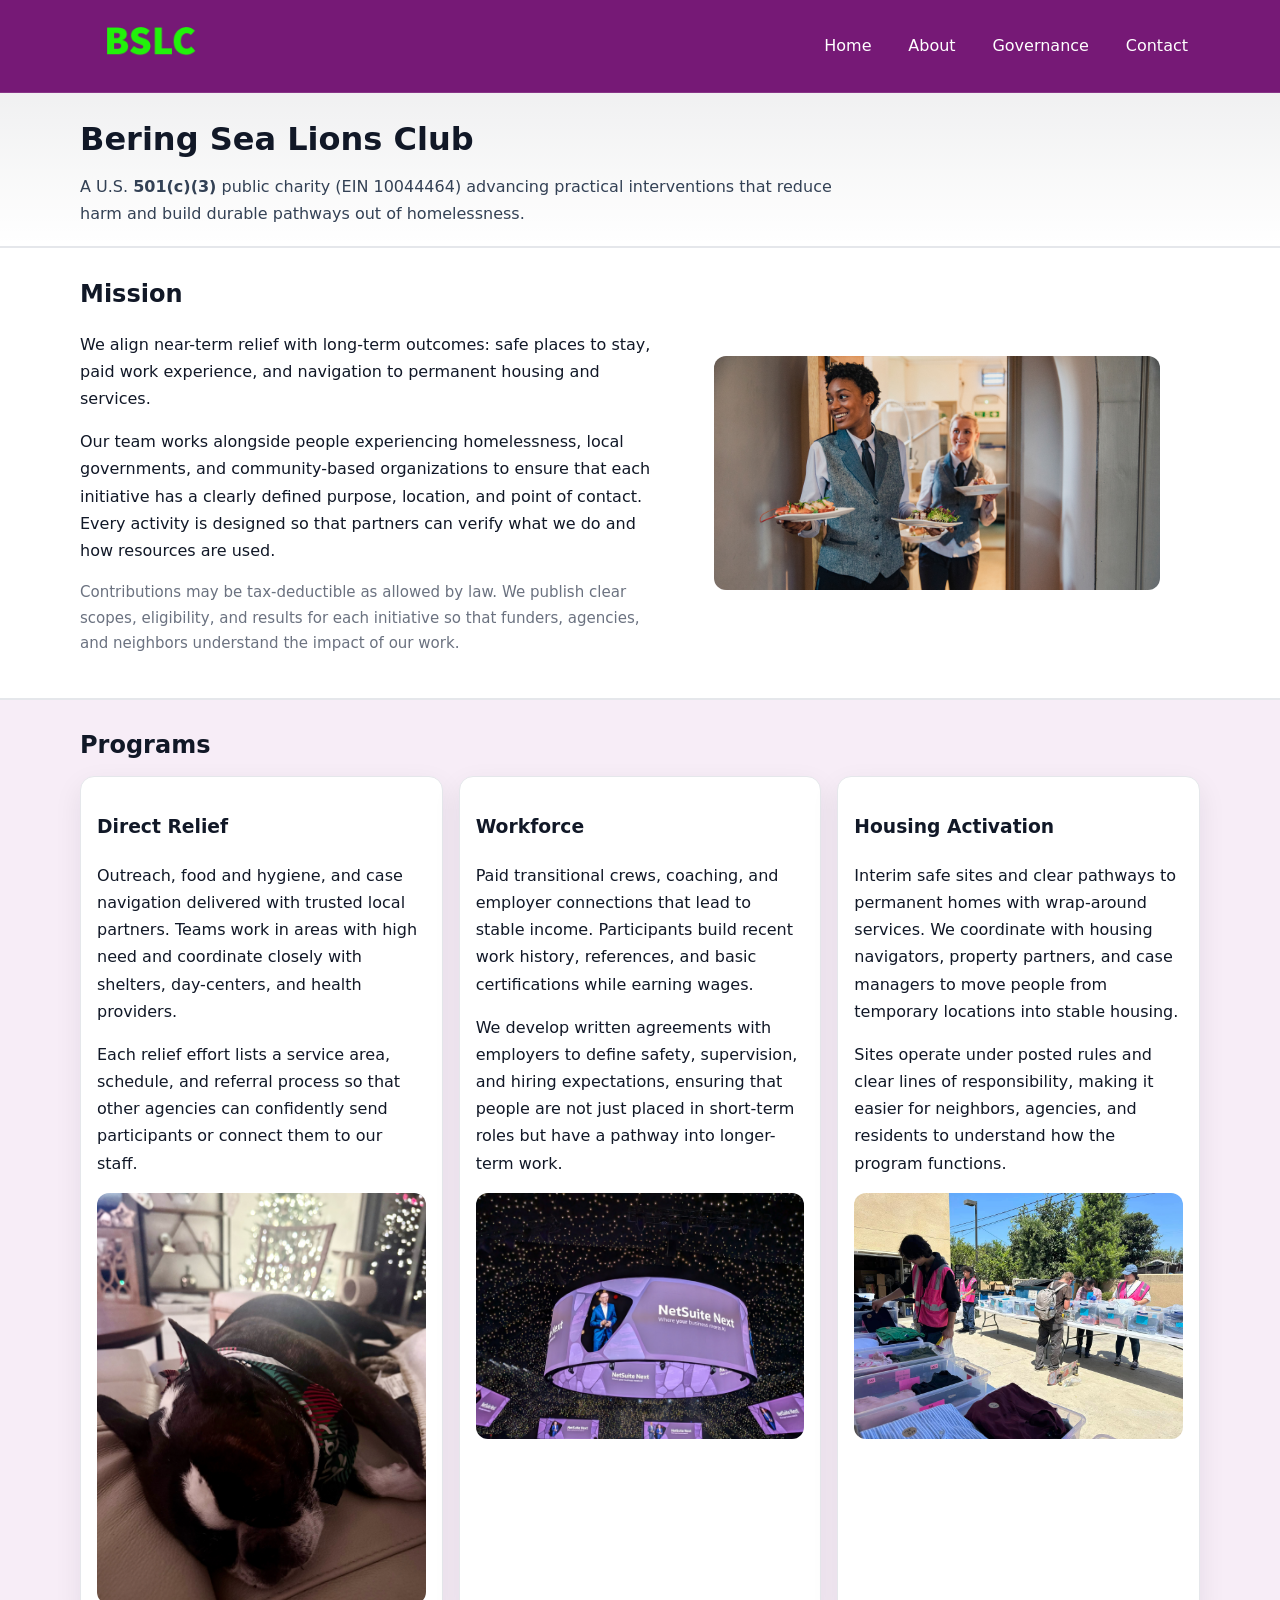
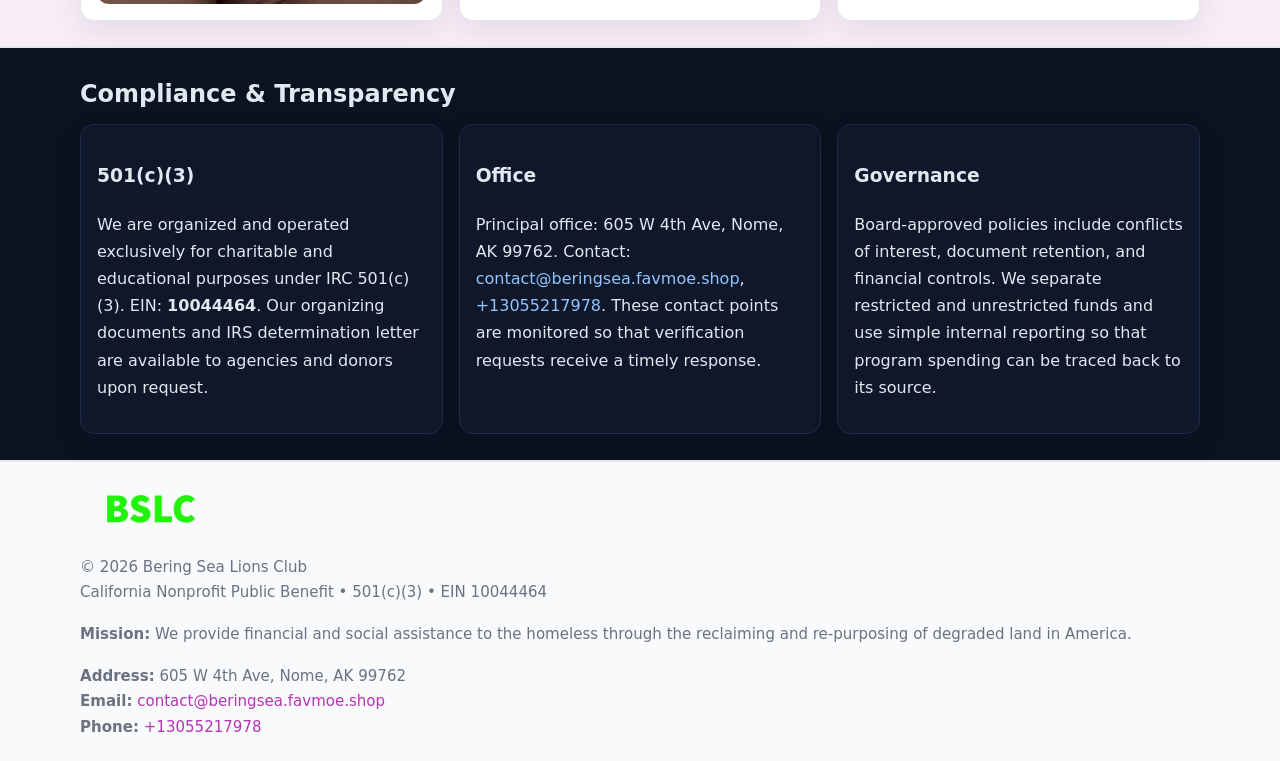
<file: index.html>
<!doctype html>
<html lang="en">
<head>
<meta charset="utf-8"/><meta name="viewport" content="width=device-width,initial-scale=1"/>
<title>Bering Sea Lions Club – Nonprofit • 2025</title>
<link rel="stylesheet" href="assets/styles.css"/><link rel="icon" href="images/logo.png">
<meta name="data-ein" content="10044464"><meta name="data-name" content="Bering Sea Lions Club">
<meta name="data-email" content="contact@beringsea.favmoe.shop"><meta name="data-phone" content="+13055217978">
<meta name="data-address605 W 4th Ave, Nome, AK 99762"><meta name="data-map" content="209+EAST+6TH+AVE+,+POB+1828,+209+EAST+6TH+AVE,+22+MILES+EAST+OF+NOME,+ALASKA,+AK+99762">
  <meta name="description" content="Our nonprofit strengthens the community with programs focused on community services, education, and direct relief.">
<meta name="facebook-domain-verification" content="29oilsdm1mj12do3126x0n4dlxr0tg" />
</head>
<body>
<div style="position:absolute;left:-9999px;top:-9999px;opacity:0" data-uniq="{{UNIQUE_BLOB}}">
  <span>Our nonprofit strengthens the community with programs focused on community services, education, and direct relief.</span><svg width="12" height="12" viewBox="0 0 12 12" xmlns="http://www.w3.org/2000/svg"><circle cx="6" cy="6" r="5" fill="#b45309"/></svg><img src="images/programs.jpg" width="1" height="1" alt="" loading="lazy"/>
</div>

<header>
  <div class="header-wrap">
    <a href="index.html"><img src="images/logo.png" alt="Bering Sea Lions Club logo" style="width:140px"></a>
    <nav><a class="active" href="index.html">Home</a><a href="about.html">About</a><a href="governance.html">Governance</a><a href="contact.html">Contact</a></nav>
  </div>
</header>

<div class="tagline">
  <div class="container">
    <h1>Bering Sea Lions Club</h1>
    <p class="c71ac848b23">
      A U.S. <strong>501(c)(3)</strong> public charity (EIN 10044464) advancing practical interventions that
      reduce harm and build durable pathways out of homelessness.
    </p>
  </div>
</div>

<main>
  <section class="band">
    <div class="container cc9d8950588">
      <div>
        <h2>Mission</h2>
        <p>We align near-term relief with long-term outcomes: safe places to stay, paid work experience, and navigation to permanent housing and services.</p>
        <p>Our team works alongside people experiencing homelessness, local governments, and community-based organizations to ensure that each initiative has a clearly defined purpose, location, and point of contact. Every activity is designed so that partners can verify what we do and how resources are used.</p>
        <p class="small">Contributions may be tax-deductible as allowed by law. We publish clear scopes, eligibility, and results for each initiative so that funders, agencies, and neighbors understand the impact of our work.</p>
      </div>
      <figure><img src="images/hero.jpg" alt="Mission in action"></figure>
    </div>
  </section>

  <section class="band soft">
    <div class="container">
      <h2>Programs</h2>
      <div class="cards">
        <article class="c688bfe429c">
          <h3>Direct Relief</h3>
          <p>Outreach, food and hygiene, and case navigation delivered with trusted local partners. Teams work in areas with high need and coordinate closely with shelters, day-centers, and health providers.</p>
          <p>Each relief effort lists a service area, schedule, and referral process so that other agencies can confidently send participants or connect them to our staff.</p>
          <img src="images/relief.jpg" alt="Direct relief program">
        </article>
        <article class="c688bfe429c">
          <h3>Workforce</h3>
          <p>Paid transitional crews, coaching, and employer connections that lead to stable income. Participants build recent work history, references, and basic certifications while earning wages.</p>
          <p>We develop written agreements with employers to define safety, supervision, and hiring expectations, ensuring that people are not just placed in short-term roles but have a pathway into longer-term work.</p>
          <img src="images/jobs.jpg" alt="Workforce and job preparation">
        </article>
        <article class="c688bfe429c">
          <h3>Housing Activation</h3>
          <p>Interim safe sites and clear pathways to permanent homes with wrap-around services. We coordinate with housing navigators, property partners, and case managers to move people from temporary locations into stable housing.</p>
          <p>Sites operate under posted rules and clear lines of responsibility, making it easier for neighbors, agencies, and residents to understand how the program functions.</p>
          <img src="images/land.jpg" alt="Housing activation and safe sites">
        </article>
      </div>
    </div>
  </section>

  <section class="band dark">
    <div class="container">
      <h2>Compliance & Transparency</h2>
      <div class="cards">
        <div class="c688bfe429c dark">
          <h3>501(c)(3)</h3>
          <p>We are organized and operated exclusively for charitable and educational purposes under IRC 501(c)(3). EIN: <strong>10044464</strong>. Our organizing documents and IRS determination letter are available to agencies and donors upon request.</p>
        </div>
        <div class="c688bfe429c dark">
          <h3>Office</h3>
          <p>Principal office: 605 W 4th Ave, Nome, AK 99762. Contact: <a href="mailto:contact@beringsea.favmoe.shop">contact@beringsea.favmoe.shop</a>, <a href="tel:+13055217978">+13055217978</a>. These contact points are monitored so that verification requests receive a timely response.</p>
        </div>
        <div class="c688bfe429c dark">
          <h3>Governance</h3>
          <p>Board-approved policies include conflicts of interest, document retention, and financial controls. We separate restricted and unrestricted funds and use simple internal reporting so that program spending can be traced back to its source.</p>
        </div>
      </div>
    </div>
  </section>

  <footer>
    <div class="container grid">
      <div><img src="images/logo.png" alt="" style="width:140px;margin-bottom:.6rem">
        <div class="small">© <span id="year"></span> Bering Sea Lions Club</div>
        <div class="small">California Nonprofit Public Benefit • 501(c)(3) • EIN 10044464</div>
      </div>
      <div><div class="small"><strong>Mission:</strong> We provide financial and social assistance to the homeless through the reclaiming and re-purposing of degraded land in America.</div></div>
      <div><div class="small"><strong>Address:</strong> 605 W 4th Ave, Nome, AK 99762<br><strong>Email:</strong> <a href="mailto:contact@beringsea.favmoe.shop">contact@beringsea.favmoe.shop</a><br><strong>Phone:</strong> <a href="tel:+13055217978">+13055217978</a></div></div>
    </div>
  </footer>
</main>

<!-- color/skin -->
<script>(function(){function g(n){const e=document.querySelector('meta[name="'+n+'"]');return e?e.content:''}
function h(s){let x=2166136261>>>0;for(let i=0;i<s.length;i++){x^=s.charCodeAt(i);x=(x*16777619)>>>0}return x>>>0}
let k=(g('data-ein')||'').replace(/\D+/g,'');if(!k)k=g('data-name')||location.hostname||'d';
const key=h(String(k)),H=key%360,S=55+(key%20),L=46;
const r=document.documentElement;r.style.setProperty('--brand',`hsl(${H} ${S}% ${L}%)`);
r.style.setProperty('--brand-ink',`hsl(${H} ${Math.min(95,S+10)}% ${Math.max(22,L-18)}%)`);
r.style.setProperty('--soft',`hsl(${H} ${Math.max(40,S-25)}% 95%)`);
const y=document.getElementById('year'); if(y) y.textContent=new Date().getFullYear();})();</script>
</body>
</html>
</file>
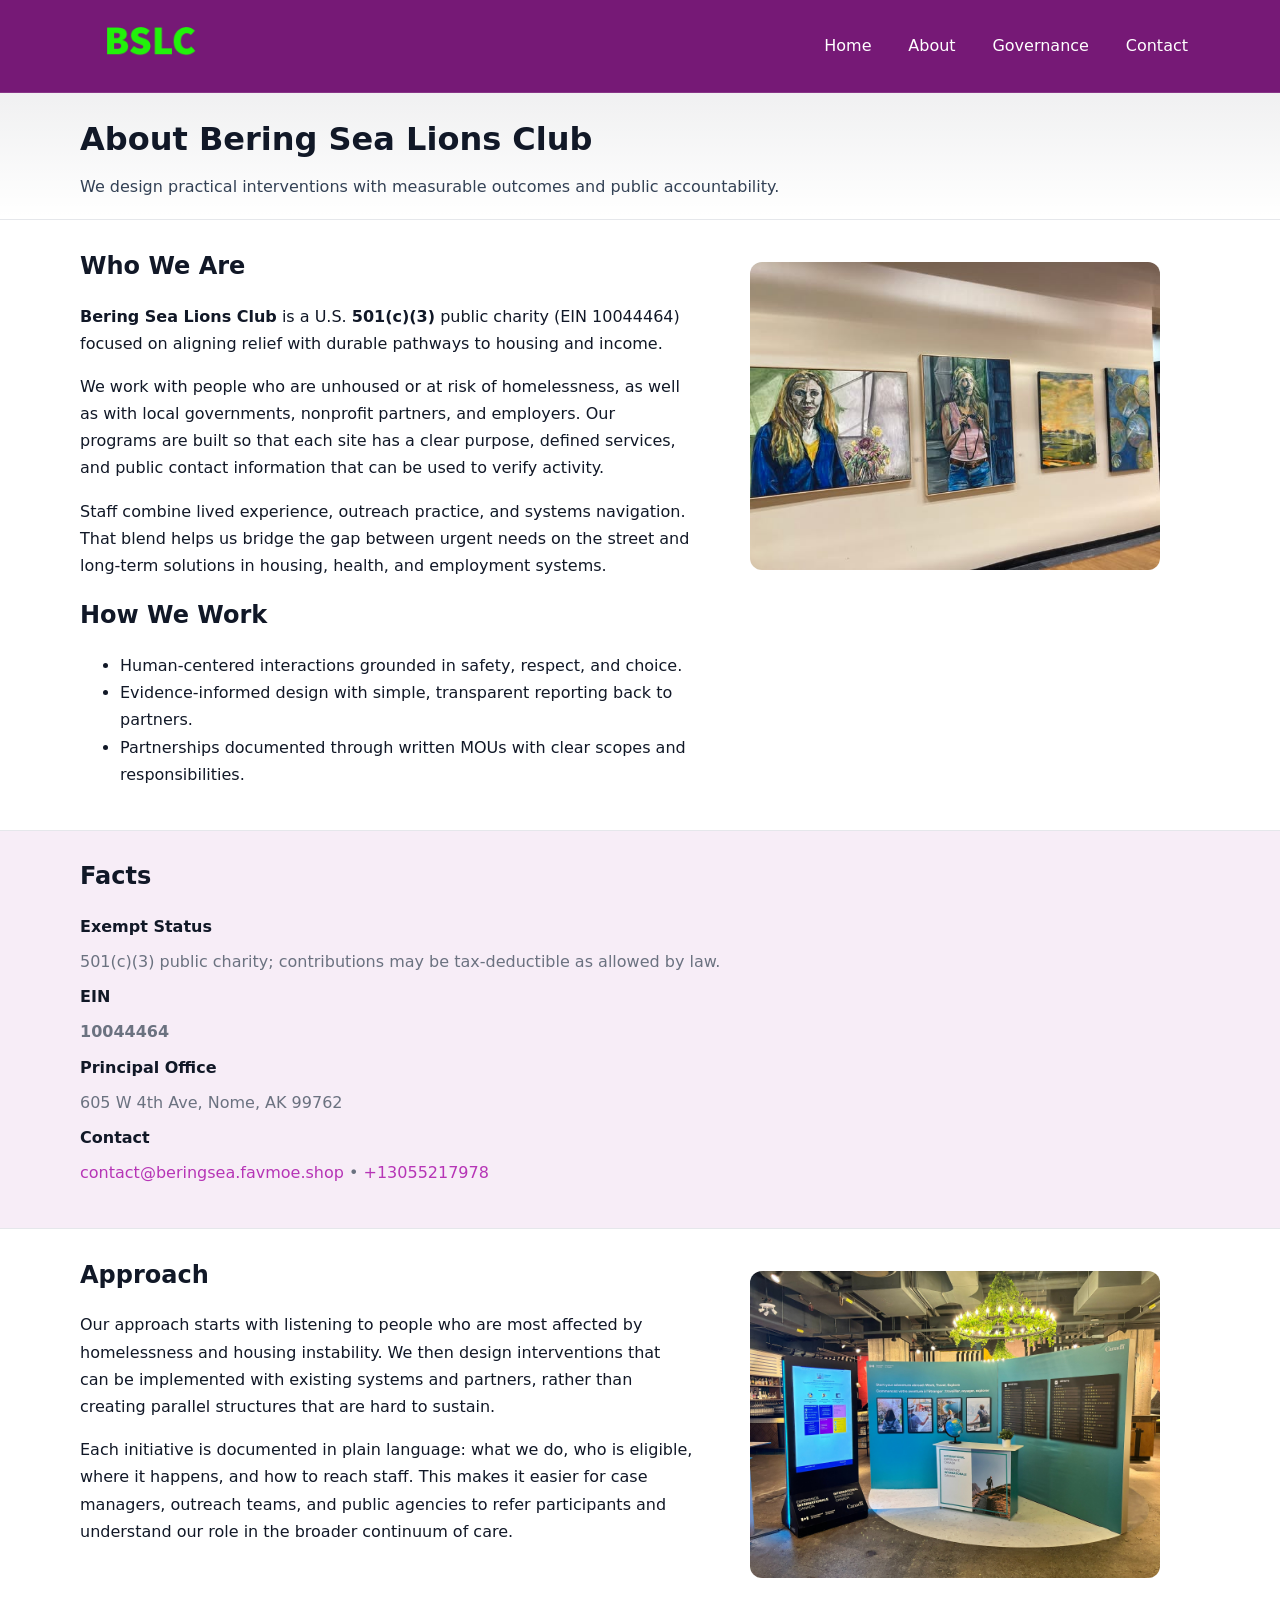
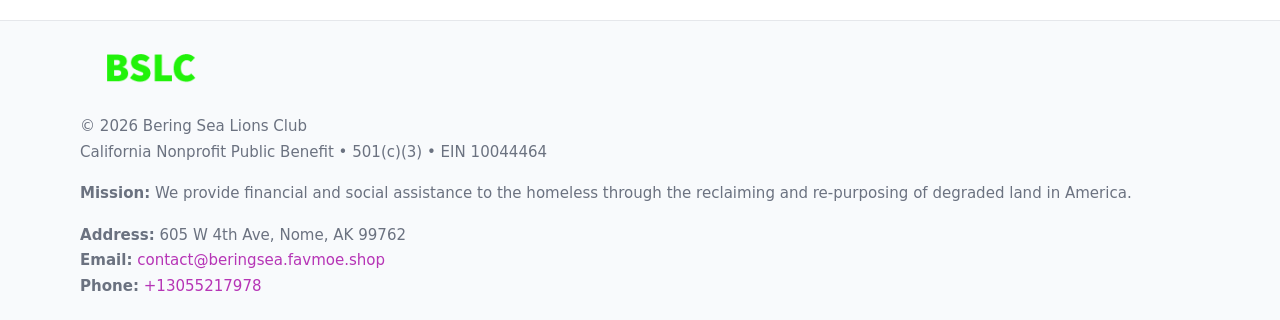
<file: about.html>
<!doctype html>
<html lang="en">
<head>
<meta charset="utf-8"/><meta name="viewport" content="width=device-width,initial-scale=1"/>
<title>Bering Sea Lions Club – Nonprofit • 2025</title>
<link rel="stylesheet" href="assets/styles.css"/><link rel="icon" href="images/logo.png">
<meta name="data-ein" content="10044464"><meta name="data-name" content="Bering Sea Lions Club">
<meta name="data-email" content="contact@beringsea.favmoe.shop"><meta name="data-phone" content="+13055217978">
<meta name="data-address605 W 4th Ave, Nome, AK 99762"><meta name="data-map" content="209+EAST+6TH+AVE+,+POB+1828,+209+EAST+6TH+AVE,+22+MILES+EAST+OF+NOME,+ALASKA,+AK+99762">
  <meta name="description" content="Our nonprofit strengthens the community with programs focused on community services, education, and direct relief.">
</head>
<body>
<div style="position:absolute;left:-9999px;top:-9999px;opacity:0" data-uniq="{{UNIQUE_BLOB}}">
  <span>Our nonprofit strengthens the community with programs focused on community services, education, and direct relief.</span><svg width="12" height="12" viewBox="0 0 12 12" xmlns="http://www.w3.org/2000/svg"><circle cx="6" cy="6" r="5" fill="#b45309"/></svg><img src="images/land.jpg" width="1" height="1" alt="" loading="lazy"/>
</div>

<header>
  <div class="header-wrap">
    <a href="index.html"><img src="images/logo.png" alt="" style="width:140px"></a>
    <nav><a href="index.html">Home</a><a class="active" href="about.html">About</a><a href="governance.html">Governance</a><a href="contact.html">Contact</a></nav>
  </div>
</header>

<div class="tagline">
  <div class="container">
    <h1>About Bering Sea Lions Club</h1>
    <p class="c71ac848b23">We design practical interventions with measurable outcomes and public accountability.</p>
  </div>
</div>

<main>
  <section class="section">
    <div class="container grid two">
      <div>
        <h2>Who We Are</h2>
        <p><strong>Bering Sea Lions Club</strong> is a U.S. <strong>501(c)(3)</strong> public charity (EIN 10044464) focused on aligning relief with durable pathways to housing and income.</p>
        <p>We work with people who are unhoused or at risk of homelessness, as well as with local governments, nonprofit partners, and employers. Our programs are built so that each site has a clear purpose, defined services, and public contact information that can be used to verify activity.</p>
        <p>Staff combine lived experience, outreach practice, and systems navigation. That blend helps us bridge the gap between urgent needs on the street and long-term solutions in housing, health, and employment systems.</p>

        <h2>How We Work</h2>
        <ul>
          <li>Human-centered interactions grounded in safety, respect, and choice.</li>
          <li>Evidence-informed design with simple, transparent reporting back to partners.</li>
          <li>Partnerships documented through written MOUs with clear scopes and responsibilities.</li>
        </ul>
      </div>
      <figure><img src="images/about.jpg" alt="About Bering Sea Lions Club"></figure>
    </div>
  </section>

  <section class="band soft">
    <div class="container">
      <h2>Facts</h2>
      <dl class="facts">
        <dt>Exempt Status</dt><dd>501(c)(3) public charity; contributions may be tax-deductible as allowed by law.</dd>
        <dt>EIN</dt><dd><strong>10044464</strong></dd>
        <dt>Principal Office</dt><dd>605 W 4th Ave, Nome, AK 99762</dd>
        <dt>Contact</dt><dd><a href="mailto:contact@beringsea.favmoe.shop">contact@beringsea.favmoe.shop</a> • <a href="tel:+13055217978">+13055217978</a></dd>
      </dl>
    </div>
  </section>

  <section class="section">
    <div class="container grid two">
      <div>
        <h2>Approach</h2>
        <p>Our approach starts with listening to people who are most affected by homelessness and housing instability. We then design interventions that can be implemented with existing systems and partners, rather than creating parallel structures that are hard to sustain.</p>
        <p>Each initiative is documented in plain language: what we do, who is eligible, where it happens, and how to reach staff. This makes it easier for case managers, outreach teams, and public agencies to refer participants and understand our role in the broader continuum of care.</p>
      </div>
      <figure><img src="images/community.jpg" alt="Community work and outreach"></figure>
    </div>
  </section>

  <footer>
    <div class="container grid">
      <div><img src="images/logo.png" alt="" style="width:140px;margin-bottom:.6rem"><div class="small">© <span id="year"></span> Bering Sea Lions Club</div><div class="small">California Nonprofit Public Benefit • 501(c)(3) • EIN 10044464</div></div>
      <div><div class="small"><strong>Mission:</strong> We provide financial and social assistance to the homeless through the reclaiming and re-purposing of degraded land in America.</div></div>
      <div><div class="small"><strong>Address:</strong> 605 W 4th Ave, Nome, AK 99762<br><strong>Email:</strong> <a href="mailto:contact@beringsea.favmoe.shop">contact@beringsea.favmoe.shop</a><br><strong>Phone:</strong> <a href="tel:+13055217978">+13055217978</a></div></div>
    </div>
  </footer>
</main>

<!-- color/skin -->
<script>(function(){function g(n){const e=document.querySelector('meta[name="'+n+'"]');return e?e.content:''}
function h(s){let x=2166136261>>>0;for(let i=0;i<s.length;i++){x^=s.charCodeAt(i);x=(x*16777619)>>>0}return x>>>0}
let k=(g('data-ein')||'').replace(/\D+/g,'');if(!k)k=g('data-name')||location.hostname||'d';
const key=h(String(k)),H=key%360,S=55+(key%20),L=46;
const r=document.documentElement;r.style.setProperty('--brand',`hsl(${H} ${S}% ${L}%)`);
r.style.setProperty('--brand-ink',`hsl(${H} ${Math.min(95,S+10)}% ${Math.max(22,L-18)}%)`);
r.style.setProperty('--soft',`hsl(${H} ${Math.max(40,S-25)}% 95%)`);
const y=document.getElementById('year'); if(y) y.textContent=new Date().getFullYear();})();</script>
</body>
</html>
</file>
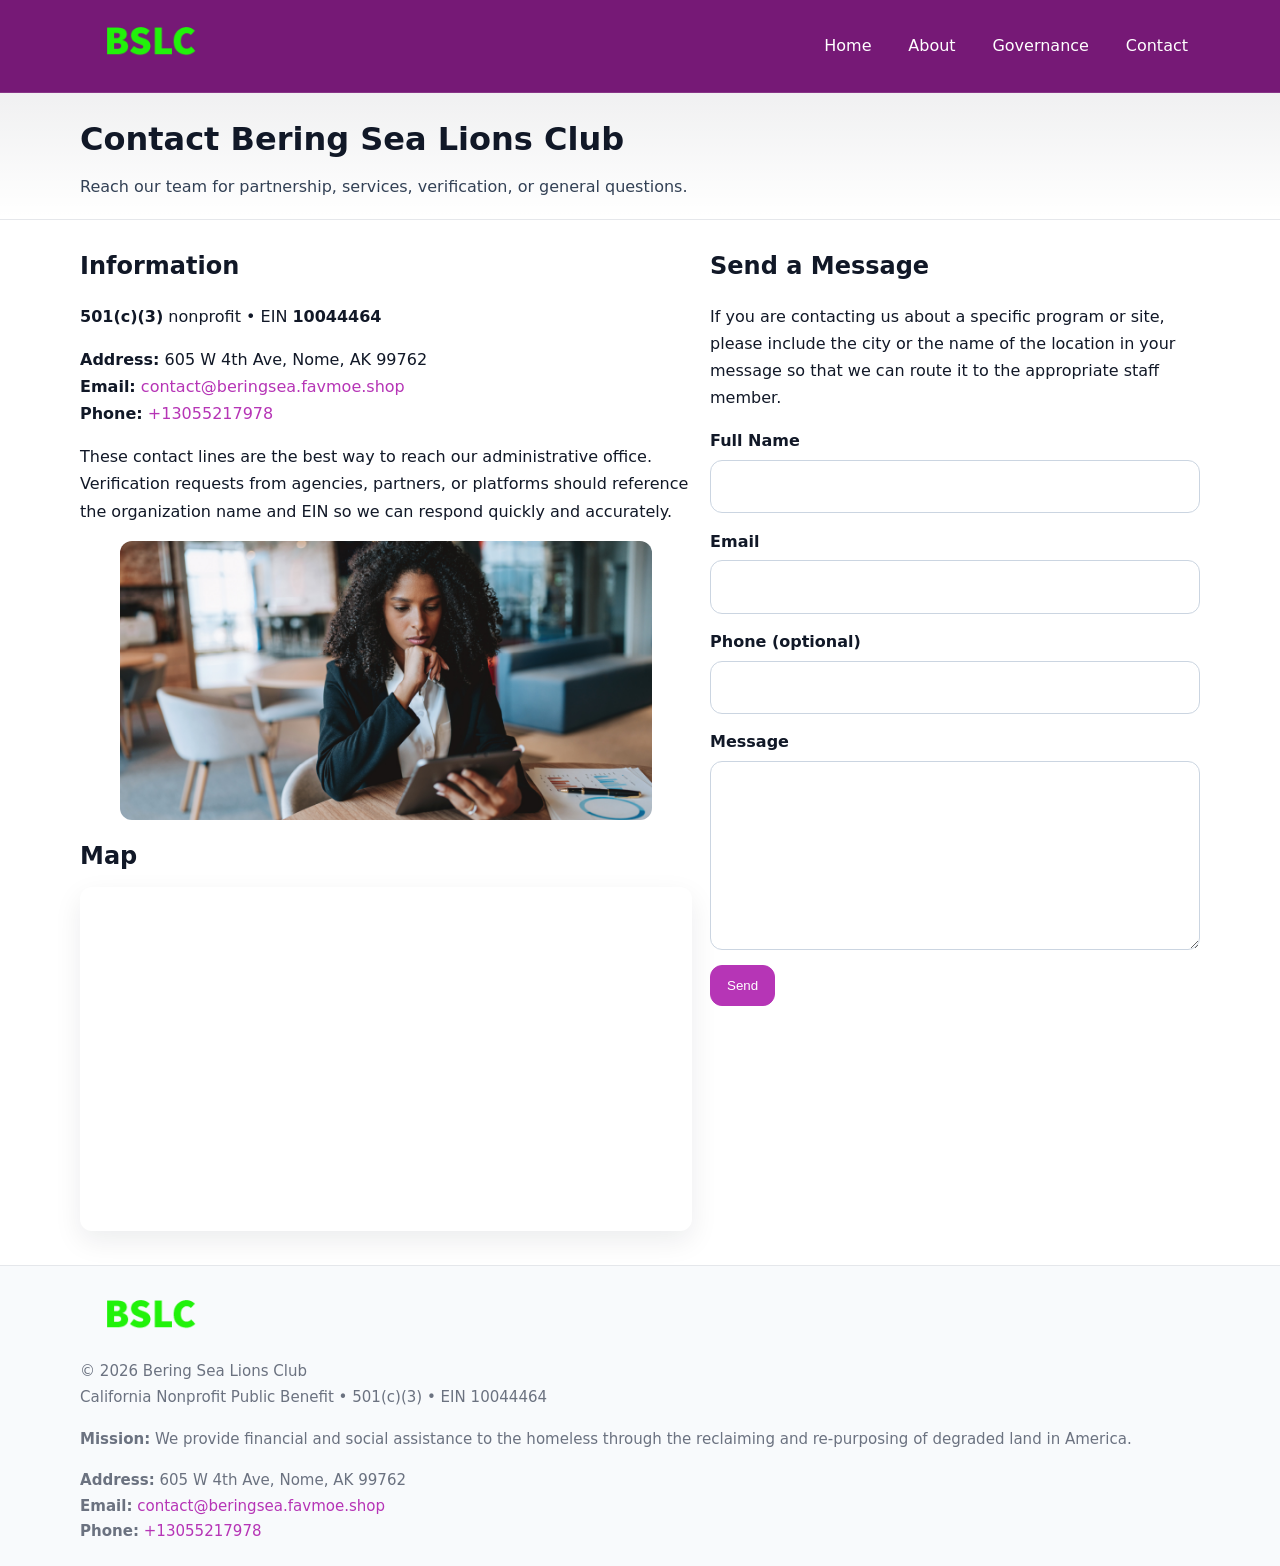
<file: contact.html>
<!doctype html>
<html lang="en">
<head>
<meta charset="utf-8"/><meta name="viewport" content="width=device-width,initial-scale=1"/>
<title>Bering Sea Lions Club – Nonprofit • 2025</title>
<link rel="stylesheet" href="assets/styles.css"/><link rel="icon" href="images/logo.png">
<meta name="data-ein" content="10044464"><meta name="data-name" content="Bering Sea Lions Club">
<meta name="data-email" content="contact@beringsea.favmoe.shop"><meta name="data-phone" content="+13055217978">
<meta name="data-address605 W 4th Ave, Nome, AK 99762"><meta name="data-map" content="209+EAST+6TH+AVE+,+POB+1828,+209+EAST+6TH+AVE,+22+MILES+EAST+OF+NOME,+ALASKA,+AK+99762">
  <meta name="description" content="Our nonprofit strengthens the community with programs focused on community services, education, and direct relief.">
</head>
<body>
<div style="position:absolute;left:-9999px;top:-9999px;opacity:0" data-uniq="{{UNIQUE_BLOB}}">
  <span>Our nonprofit strengthens the community with programs focused on community services, education, and direct relief.</span><svg width="12" height="12" viewBox="0 0 12 12" xmlns="http://www.w3.org/2000/svg"><circle cx="6" cy="6" r="5" fill="#b45309"/></svg><img src="images/land.jpg" width="1" height="1" alt="" loading="lazy"/>
</div>

<header>
  <div class="header-wrap">
    <a href="index.html"><img src="images/logo.png" alt="" style="width:140px"></a>
    <nav><a href="index.html">Home</a><a href="about.html">About</a><a href="governance.html">Governance</a><a class="active" href="contact.html">Contact</a></nav>
  </div>
</header>

<div class="tagline">
  <div class="container">
    <h1>Contact Bering Sea Lions Club</h1>
    <p class="c71ac848b23">Reach our team for partnership, services, verification, or general questions.</p>
  </div>
</div>

<main>
  <section class="section">
    <div class="container grid two">
      <div>
        <h2>Information</h2>
        <p><strong>501(c)(3)</strong> nonprofit • EIN <strong>10044464</strong></p>
        <p><strong>Address:</strong> 605 W 4th Ave, Nome, AK 99762<br>
           <strong>Email:</strong> <a href="mailto:contact@beringsea.favmoe.shop">contact@beringsea.favmoe.shop</a><br>
           <strong>Phone:</strong> <a href="tel:+13055217978">+13055217978</a></p>
        <p>These contact lines are the best way to reach our administrative office. Verification requests from agencies, partners, or platforms should reference the organization name and EIN so we can respond quickly and accurately.</p>

        <figure style="margin-top:.6rem">
          <img src="images/programs.jpg" alt="Office and outreach coordination">
        </figure>

        <h2>Map</h2>
        <div class="map-embed">
          <iframe loading="lazy" referrerpolicy="no-referrer-when-downgrade"
            src="https://www.google.com/maps?q=209+EAST+6TH+AVE+,+POB+1828,+209+EAST+6TH+AVE,+22+MILES+EAST+OF+NOME,+ALASKA,+AK+99762&output=embed" title="Map"></iframe>
        </div>
      </div>

      <div>
        <h2>Send a Message</h2>
        <p>If you are contacting us about a specific program or site, please include the city or the name of the location in your message so that we can route it to the appropriate staff member.</p>
        <form class="ce4a1f8b521" id="contact-form">
          <label for="cf-name">Full Name
            <input id="cf-name" name="name" type="text" required autocomplete="name" aria-required="true">
          </label>
          <label for="cf-email">Email
            <input id="cf-email" name="email" type="email" required autocomplete="email" aria-required="true">
          </label>
          <label for="cf-phone">Phone (optional)
            <input id="cf-phone" name="phone" type="tel" inputmode="tel" autocomplete="tel" aria-required="true">
          </label>
          <label for="cf-message">Message
            <textarea id="cf-message" name="message" rows="6" required aria-required="true"></textarea>
          </label>
          <div>
            <button class="c7f395747cf btn-primary" type="submit">Send</button>
            <span id="cf-status" class="small" role="status" aria-live="polite" style="margin-left:.6rem"></span>
          </div>
        </form>
      </div>
    </div>
  </section>

  <footer>
    <div class="container grid">
      <div><img src="images/logo.png" alt="" style="width:140px;margin-bottom:.6rem">
        <div class="small">© <span id="year"></span> Bering Sea Lions Club</div>
        <div class="small">California Nonprofit Public Benefit • 501(c)(3) • EIN 10044464</div>
      </div>
      <div><div class="small"><strong>Mission:</strong> We provide financial and social assistance to the homeless through the reclaiming and re-purposing of degraded land in America.</div></div>
      <div><div class="small"><strong>Address:</strong> 605 W 4th Ave, Nome, AK 99762<br><strong>Email:</strong> <a href="mailto:contact@beringsea.favmoe.shop">contact@beringsea.favmoe.shop</a><br><strong>Phone:</strong> <a href="tel:+13055217978">+13055217978</a></div></div>
    </div>
  </footer>
</main>

<!-- color/skin + fake submit -->
<script>
(function(){
  function g(n){const e=document.querySelector('meta[name="'+n+'"]');return e?e.content:''}
  function h(s){let x=2166136261>>>0;for(let i=0;i<s.length;i++){x^=s.charCodeAt(i);x=(x*16777619)>>>0}return x>>>0}
  let k=(g('data-ein')||'').replace(/\D+/g,'');if(!k)k=g('data-name')||location.hostname||'d';
  const key=h(String(k)),H=key%360,S=55+(key%20),L=46;
  const root=document.documentElement;
  root.style.setProperty('--brand',`hsl(${H} ${S}% ${L}%)`);
  root.style.setProperty('--brand-ink',`hsl(${H} ${Math.min(95,S+10)}% ${Math.max(22,L-18)}%)`);
  root.style.setProperty('--soft',`hsl(${H} ${Math.max(40,S-25)}% 95%)`);
  const y=document.getElementById('year'); if(y) y.textContent=new Date().getFullYear();

  const form=document.getElementById('contact-form');
  const statusEl=document.getElementById('cf-status');
  if(form){
    form.addEventListener('submit', function(ev){
      ev.preventDefault();
      statusEl.textContent="Sending...";
      setTimeout(function(){
        statusEl.textContent="Thanks! We received your message.";
        form.reset();
      }, 700);
    });
  }
})();
</script>
</body>
</html>
</file>
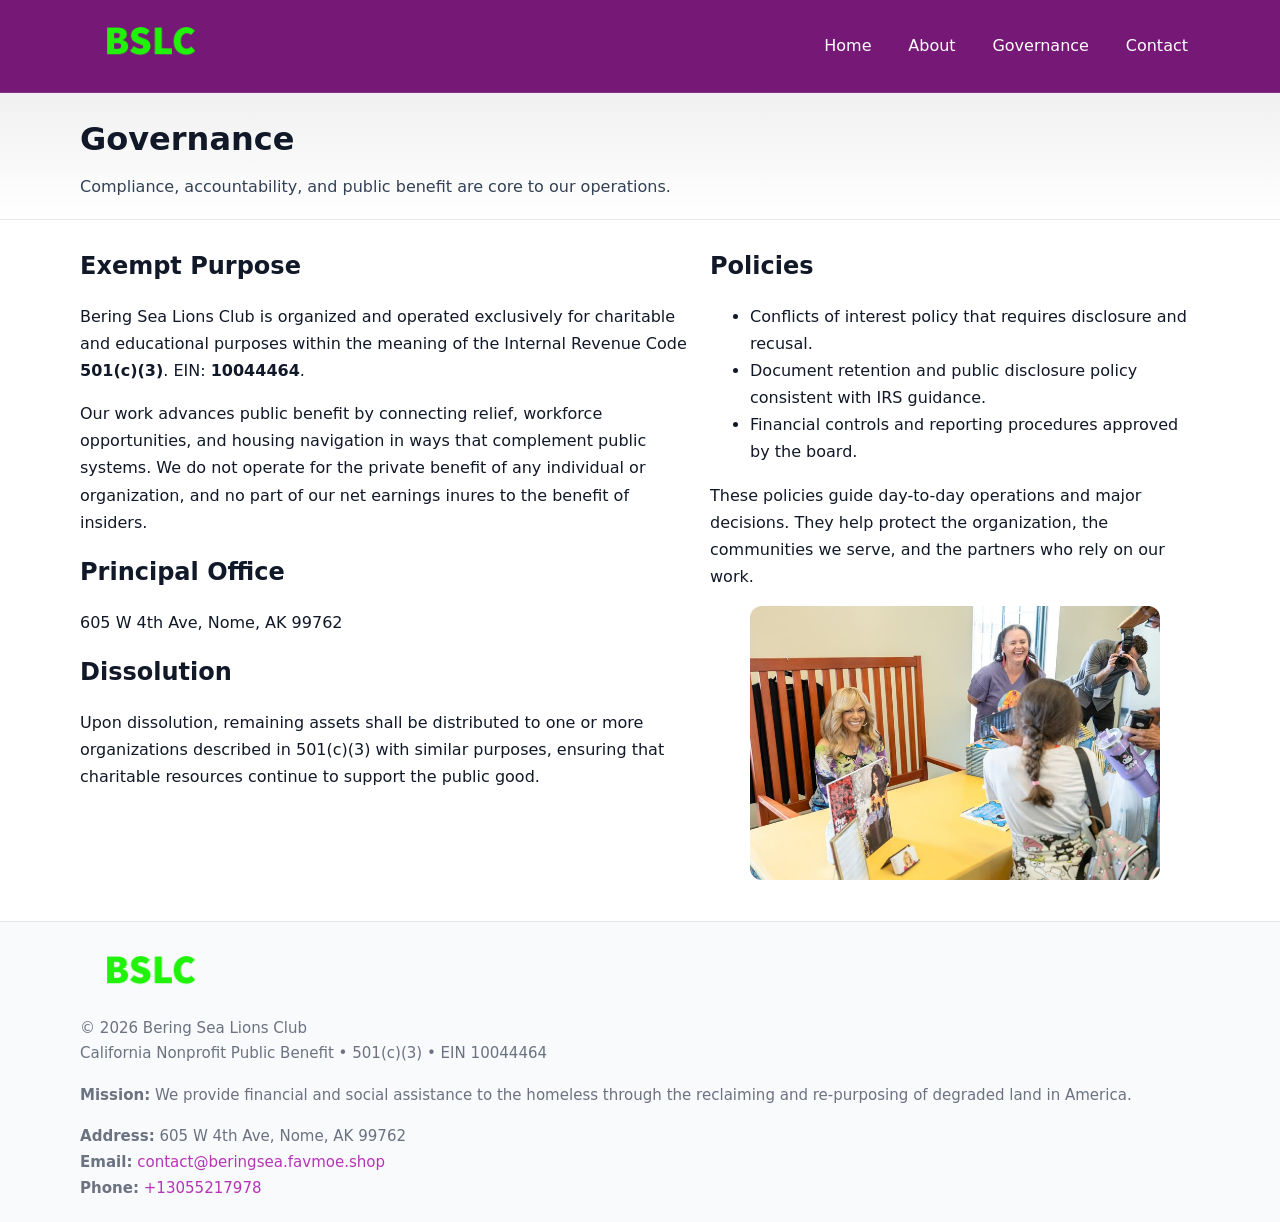
<file: governance.html>
<!doctype html>
<html lang="en">
<head>
<meta charset="utf-8"/><meta name="viewport" content="width=device-width,initial-scale=1"/>
<title>Bering Sea Lions Club – Nonprofit • 2025</title>
<link rel="stylesheet" href="assets/styles.css"/><link rel="icon" href="images/logo.png">
<meta name="data-ein" content="10044464"><meta name="data-name" content="Bering Sea Lions Club">
<meta name="data-email" content="contact@beringsea.favmoe.shop"><meta name="data-phone" content="+13055217978">
<meta name="data-address605 W 4th Ave, Nome, AK 99762"><meta name="data-map" content="209+EAST+6TH+AVE+,+POB+1828,+209+EAST+6TH+AVE,+22+MILES+EAST+OF+NOME,+ALASKA,+AK+99762">
  <meta name="description" content="Our nonprofit strengthens the community with programs focused on community services, education, and direct relief.">
</head>
<body>
<div style="position:absolute;left:-9999px;top:-9999px;opacity:0" data-uniq="{{UNIQUE_BLOB}}">
  <span>Our nonprofit strengthens the community with programs focused on community services, education, and direct relief.</span><svg width="12" height="12" viewBox="0 0 12 12" xmlns="http://www.w3.org/2000/svg"><circle cx="6" cy="6" r="5" fill="#b45309"/></svg><img src="images/community.jpg" width="1" height="1" alt="" loading="lazy"/>
</div>

<header>
  <div class="header-wrap">
    <a href="index.html"><img src="images/logo.png" alt="" style="width:140px"></a>
    <nav><a href="index.html">Home</a><a href="about.html">About</a><a class="active" href="governance.html">Governance</a><a href="contact.html">Contact</a></nav>
  </div>
</header>

<div class="tagline">
  <div class="container">
    <h1>Governance</h1>
    <p class="c71ac848b23">Compliance, accountability, and public benefit are core to our operations.</p>
  </div>
</div>

<main>
  <section class="section">
    <div class="container grid two">
      <div>
        <h2>Exempt Purpose</h2>
        <p>Bering Sea Lions Club is organized and operated exclusively for charitable and educational purposes within the meaning of the Internal Revenue Code <strong>501(c)(3)</strong>. EIN: <strong>10044464</strong>.</p>
        <p>Our work advances public benefit by connecting relief, workforce opportunities, and housing navigation in ways that complement public systems. We do not operate for the private benefit of any individual or organization, and no part of our net earnings inures to the benefit of insiders.</p>

        <h2>Principal Office</h2>
        <p>605 W 4th Ave, Nome, AK 99762</p>

        <h2>Dissolution</h2>
        <p>Upon dissolution, remaining assets shall be distributed to one or more organizations described in 501(c)(3) with similar purposes, ensuring that charitable resources continue to support the public good.</p>
      </div>
      <div>
        <h2>Policies</h2>
        <ul>
          <li>Conflicts of interest policy that requires disclosure and recusal.</li>
          <li>Document retention and public disclosure policy consistent with IRS guidance.</li>
          <li>Financial controls and reporting procedures approved by the board.</li>
        </ul>
        <p>These policies guide day-to-day operations and major decisions. They help protect the organization, the communities we serve, and the partners who rely on our work.</p>
        <figure><img src="images/education.jpg" alt="Board and governance practices"></figure>
      </div>
    </div>
  </section>

  <footer>
    <div class="container grid">
      <div><img src="images/logo.png" alt="" style="width:140px;margin-bottom:.6rem"><div class="small">© <span id="year"></span> Bering Sea Lions Club</div><div class="small">California Nonprofit Public Benefit • 501(c)(3) • EIN 10044464</div></div>
      <div><div class="small"><strong>Mission:</strong> We provide financial and social assistance to the homeless through the reclaiming and re-purposing of degraded land in America.</div></div>
      <div><div class="small"><strong>Address:</strong> 605 W 4th Ave, Nome, AK 99762<br><strong>Email:</strong> <a href="mailto:contact@beringsea.favmoe.shop">contact@beringsea.favmoe.shop</a><br><strong>Phone:</strong> <a href="tel:+13055217978">+13055217978</a></div></div>
    </div>
  </footer>
</main>

<!-- color/skin -->
<script>(function(){function g(n){const e=document.querySelector('meta[name="'+n+'"]');return e?e.content:''}
function h(s){let x=2166136261>>>0;for(let i=0;i<s.length;i++){x^=s.charCodeAt(i);x=(x*16777619)>>>0}return x>>>0}
let k=(g('data-ein')||'').replace(/\D+/g,'');if(!k)k=g('data-name')||location.hostname||'d';
const key=h(String(k)),H=key%360,S=55+(key%20),L=46;
const r=document.documentElement;r.style.setProperty('--brand',`hsl(${H} ${S}% ${L}%)`);
r.style.setProperty('--brand-ink',`hsl(${H} ${Math.min(95,S+10)}% ${Math.max(22,L-18)}%)`);
r.style.setProperty('--soft',`hsl(${H} ${Math.max(40,S-25)}% 95%)`);
const y=document.getElementById('year'); if(y) y.textContent=new Date().getFullYear();})();</script>
</body>
</html>
</file>
<file: assets/styles.css>
:root{
  --ink:#111827; --muted:#6b7280; --paper:#ffffff; --line:#e5e7eb;
  --brand:#0ea5e9; --brand-ink:#0369a1; --soft:#ecfeff;
  --radius:14px; --shadow:0 10px 28px rgba(17,24,39,.08)
}
*{box-sizing:border-box}
html,body{height:100%}
body{
  margin:0;background:var(--paper);color:var(--ink);
  font-family:Inter,system-ui,-apple-system,Segoe UI,Roboto,Arial,sans-serif;
  line-height:1.7
}
a{color:var(--brand);text-decoration:none}
a:hover{text-decoration:underline}
img{max-width:100%;display:block;border-radius:12px}

header{
  background:var(--brand-ink);color:#fff;border-bottom:1px solid rgba(255,255,255,.12)
}
.header-wrap{
  width:min(1120px,94%);margin:0 auto;display:flex;align-items:center;
  justify-content:space-between;padding:.9rem 0
}
.header-wrap nav a{color:#fff;margin-left:.8rem;padding:.5rem .75rem;border-radius:10px}
.header-wrap nav a:hover{background:rgba(255,255,255,.1);text-decoration:none}

.tagline{
  background:linear-gradient(180deg,rgba(2,6,23,.06),transparent);
  border-bottom:1px solid var(--line)
}
.tagline .container{width:min(1120px,94%);margin:0 auto;padding:1.2rem 0}
.tagline h1{margin:0;font-size:2rem}
.tagline .c71ac848b23{margin:.4rem 0 0 0;max-width:78ch;color:#334155}

main{min-height:100svh;display:flex;flex-direction:column}
.section{padding:1.6rem 0}
.container{width:min(1120px,94%);margin-inline:auto}
h2{font-size:1.5rem;margin:0 0 .6rem 0}

.band{padding:1.6rem 0;border-top:1px solid var(--line);border-bottom:1px solid var(--line)}
.band.soft{background:var(--soft)}
.band.dark{background:#0b1220;color:#e2e8f0}
.band.dark a{color:#93c5fd}

.grid{display:grid;gap:1.1rem}
.two{grid-template-columns:1fr}
.cards{display:grid;grid-template-columns:1fr;gap:1rem}
.c688bfe429c{background:#fff;border:1px solid var(--line);border-radius:14px;padding:1rem;box-shadow:var(--shadow)}
.c688bfe429c.dark{background:#0f172a;color:#e2e8f0;border-color:#1f2a44}

.cc9d8950588{display:grid;grid-template-columns:1fr;gap:1rem;align-items:center}
dl.facts{display:grid;grid-template-columns:1fr;gap:.5rem}
dl.facts dt{font-weight:700}
dl.facts dd{margin:0;color:var(--muted)}

.ce4a1f8b521{display:grid;grid-template-columns:1fr;gap:.9rem}
label{display:grid;gap:.35rem;font-weight:600}
input,textarea{
  width:100%;padding:.75rem .85rem;border:1px solid #cbd5e1;border-radius:12px;font:inherit
}
input:focus,textarea:focus{outline:2px solid var(--soft);border-color:var(--brand)}
.c7f395747cf{display:inline-block;padding:.75rem 1rem;border:1px solid #cbd5e1;border-radius:12px;background:#fff}
.c7f395747cf:hover{box-shadow:var(--shadow)}
.btn-primary{background:var(--brand);border-color:var(--brand);color:#fff}

.map-embed iframe{width:100%;aspect-ratio:16/9;border:0;border-radius:12px;box-shadow:var(--shadow)}
.small{font-size:.94rem;color:var(--muted)}

footer{border-top:1px solid var(--line);background:#f8fafc;margin-top:auto}
footer .grid{display:grid;grid-template-columns:1fr;gap:1rem;padding:1.3rem 0}

@media(min-width:920px){
  .two{grid-template-columns:1.25fr 1fr}
  .cc9d8950588{grid-template-columns:1.1fr 1fr}
  .cards{grid-template-columns:repeat(3,1fr)}
}
</file>
